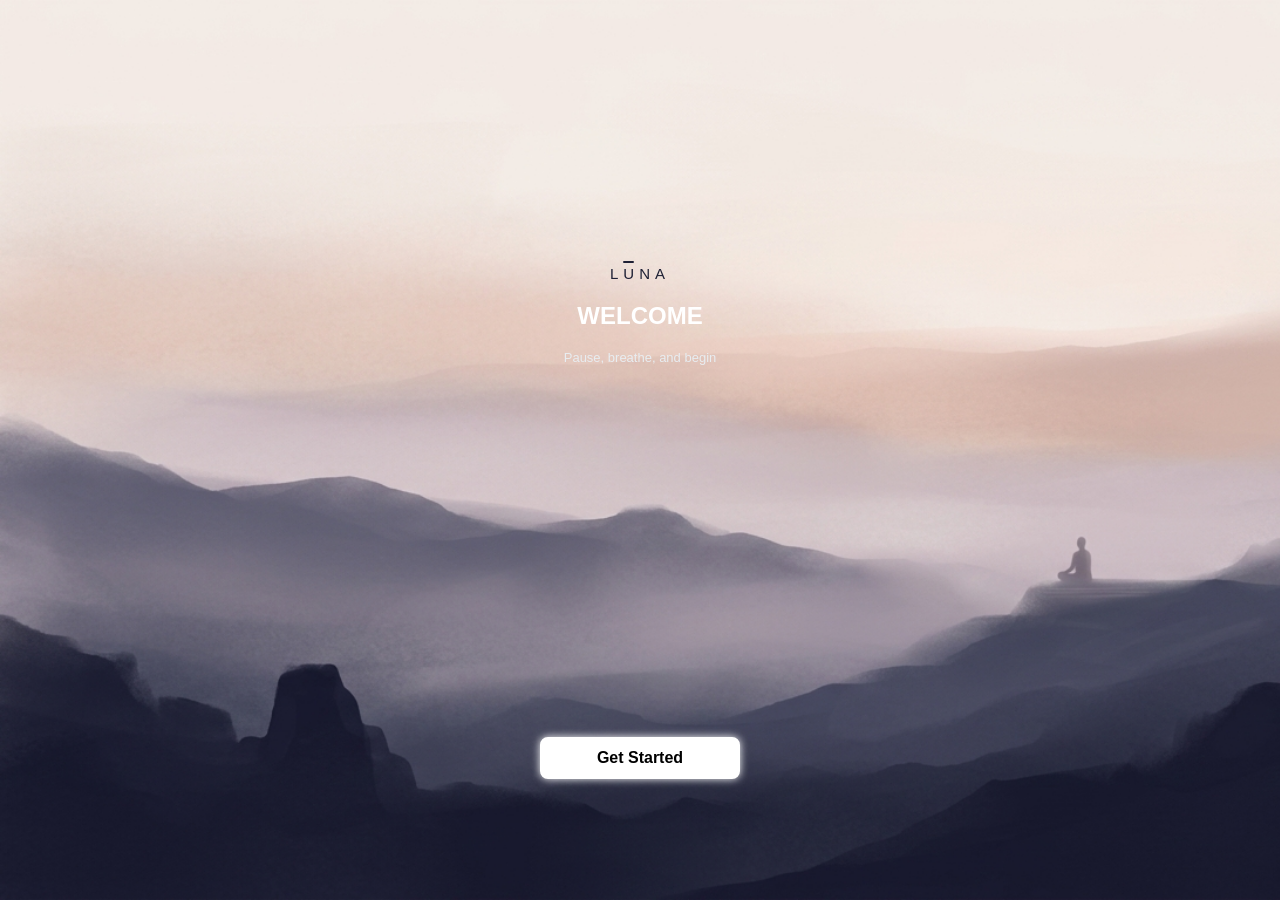
<file: FrontEnd/Index.html>
<!DOCTYPE html>
<html>
    <head>
        <meta charset="UTF-8">
        <meta name="viewport" content="width=device-width, initial-scale=1.0">
        <title>Luna</title>
        <link href="./css/GetStart.css" rel="stylesheet" type="text/css">
    </head>
    <body>
        <main class="container fade-in" >

            <section class="Welcome-text">
                <h1 class="title">L<span>U</span>NA</h1>
                <h2>WELCOME</h2>
                <p>Pause, breathe, and begin</p>
            </section>
            

        </main>
        <section class="link-container fade-in" >
                <a href="home.html" class="link">Get Started</a>
        </section>
        
    </body>
</html>
</file>
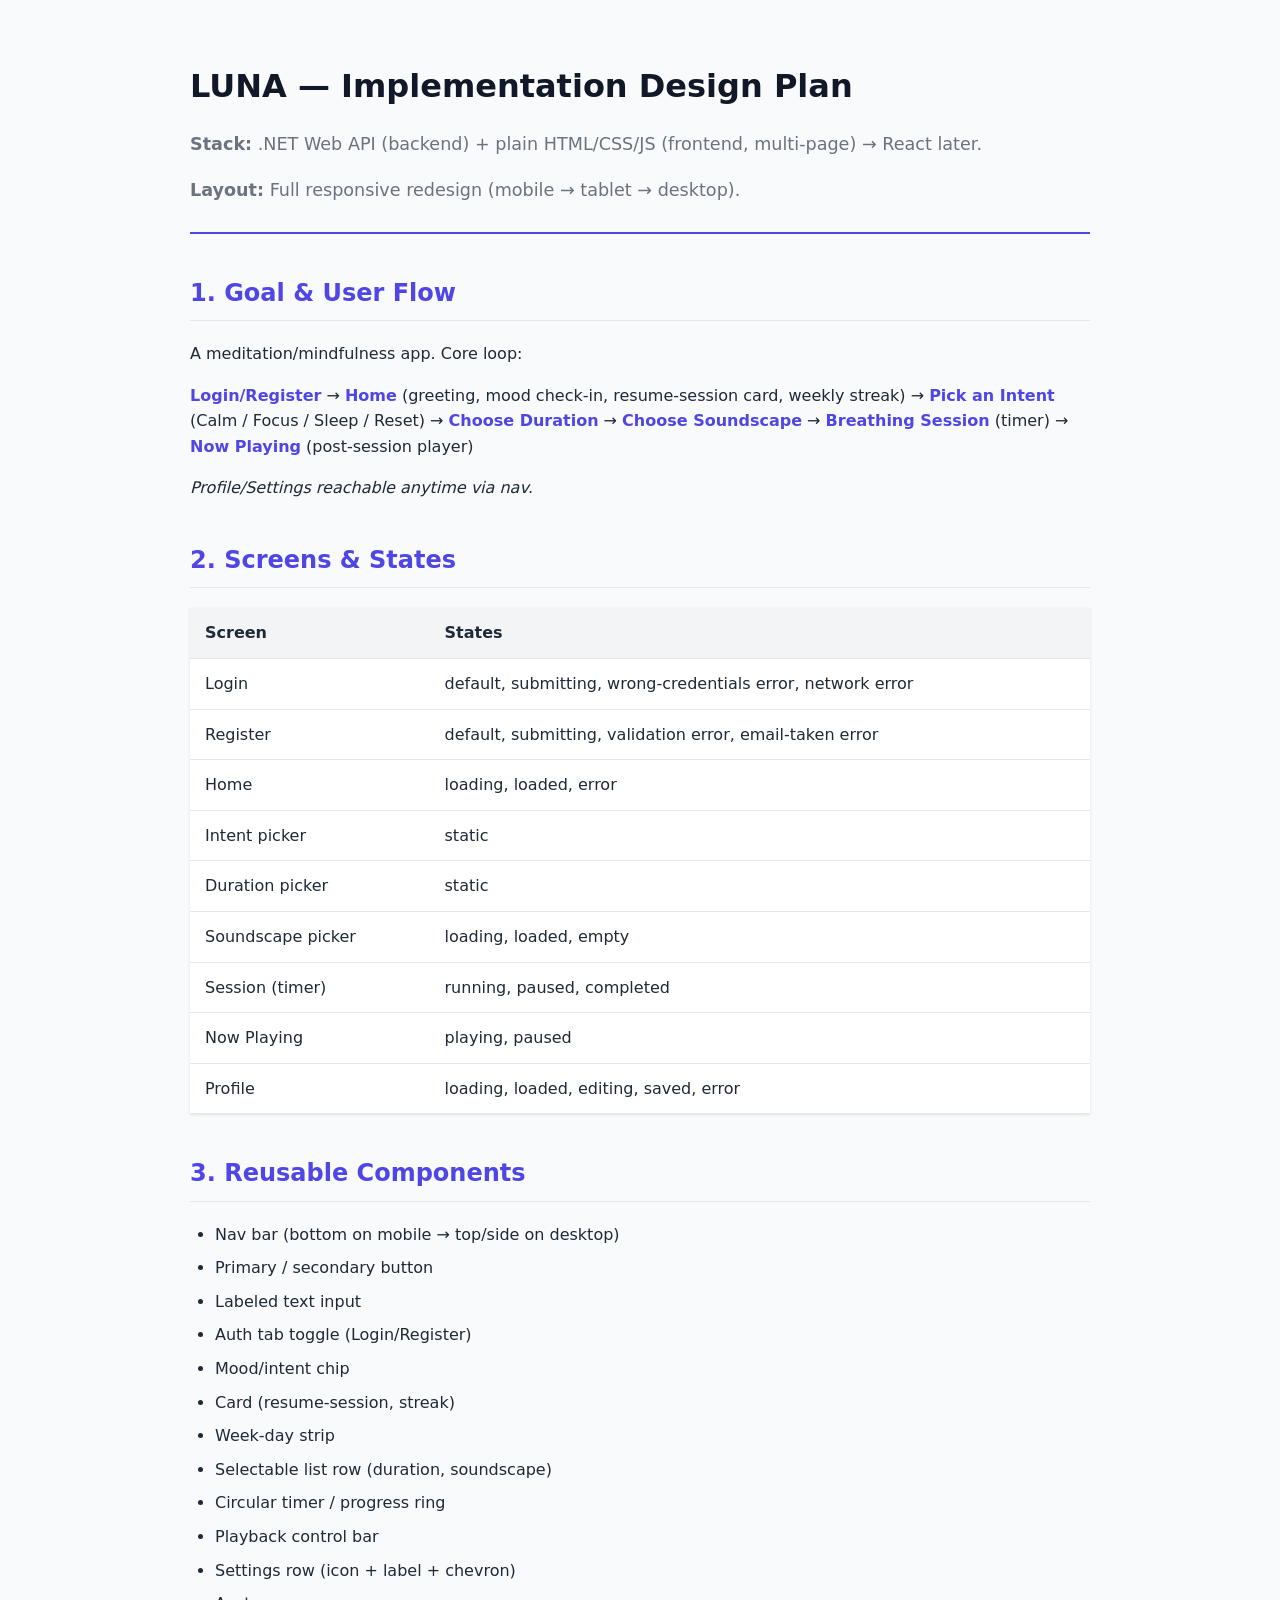
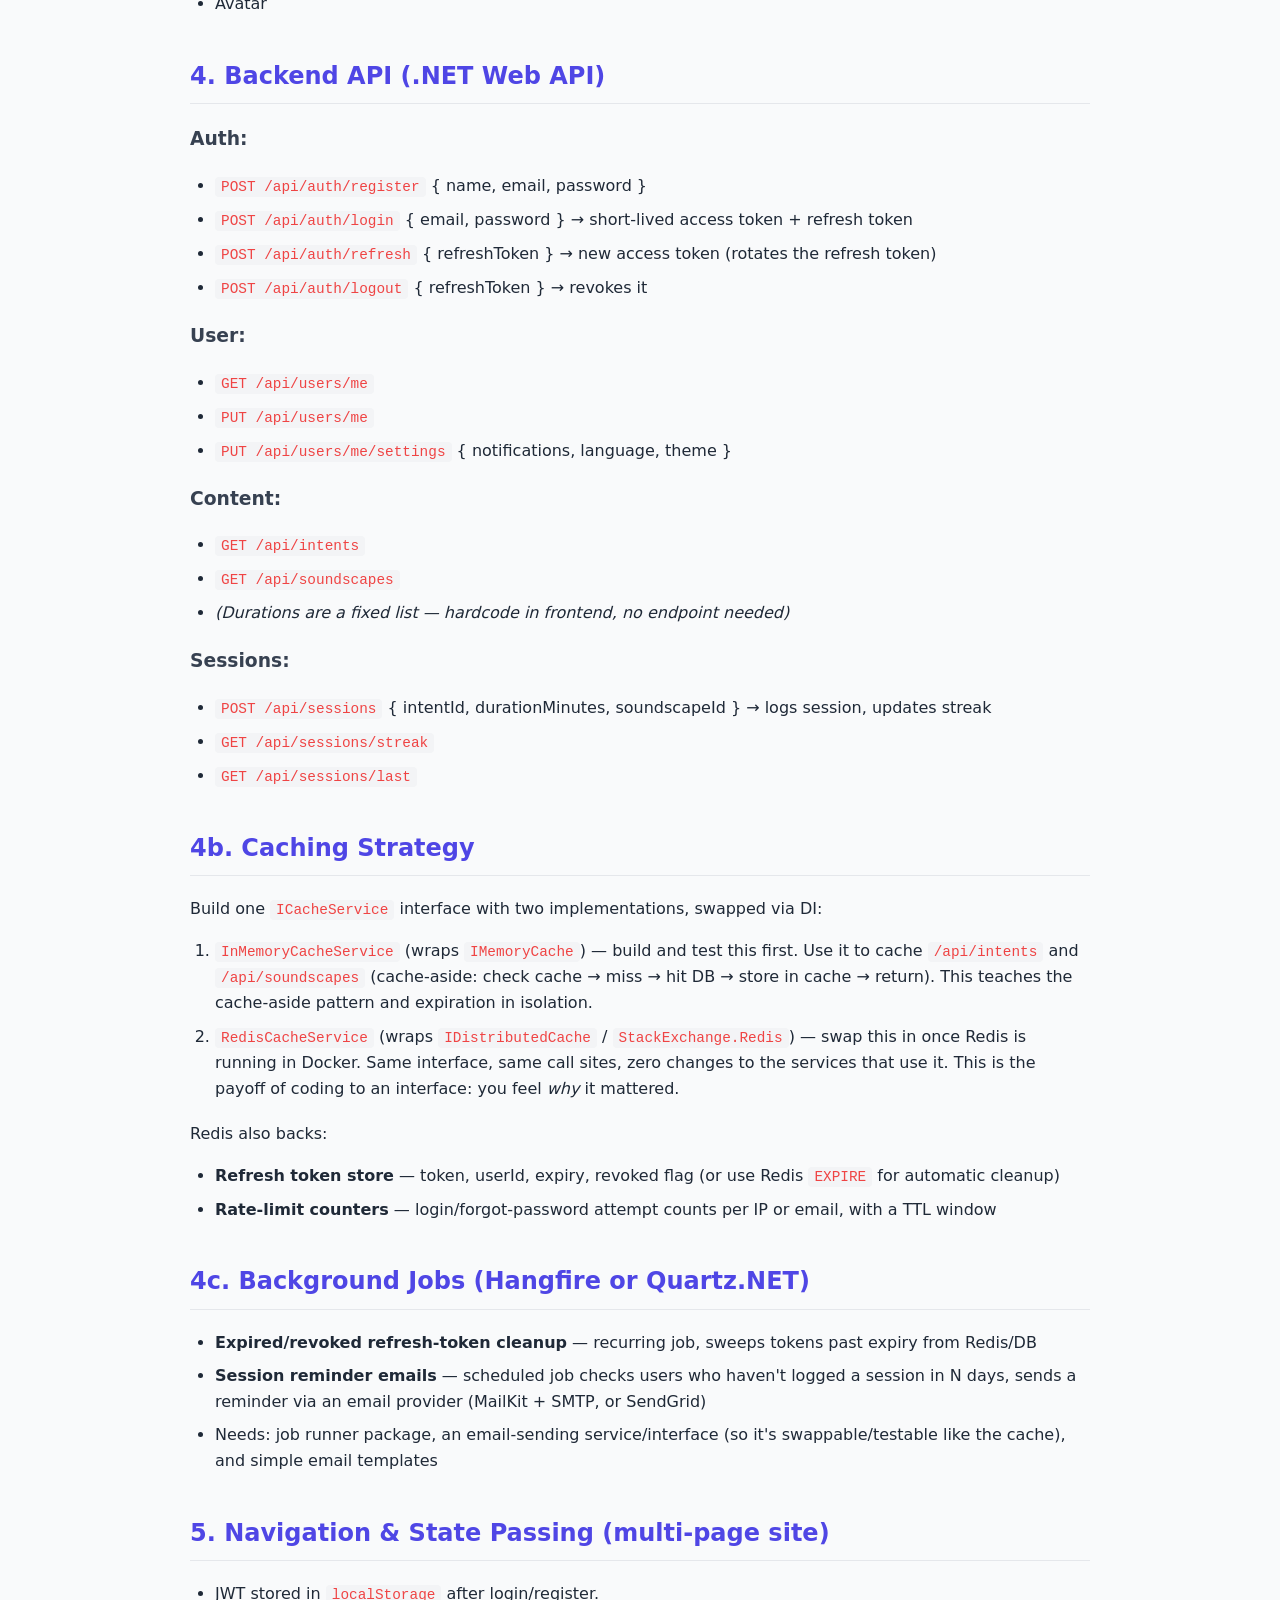
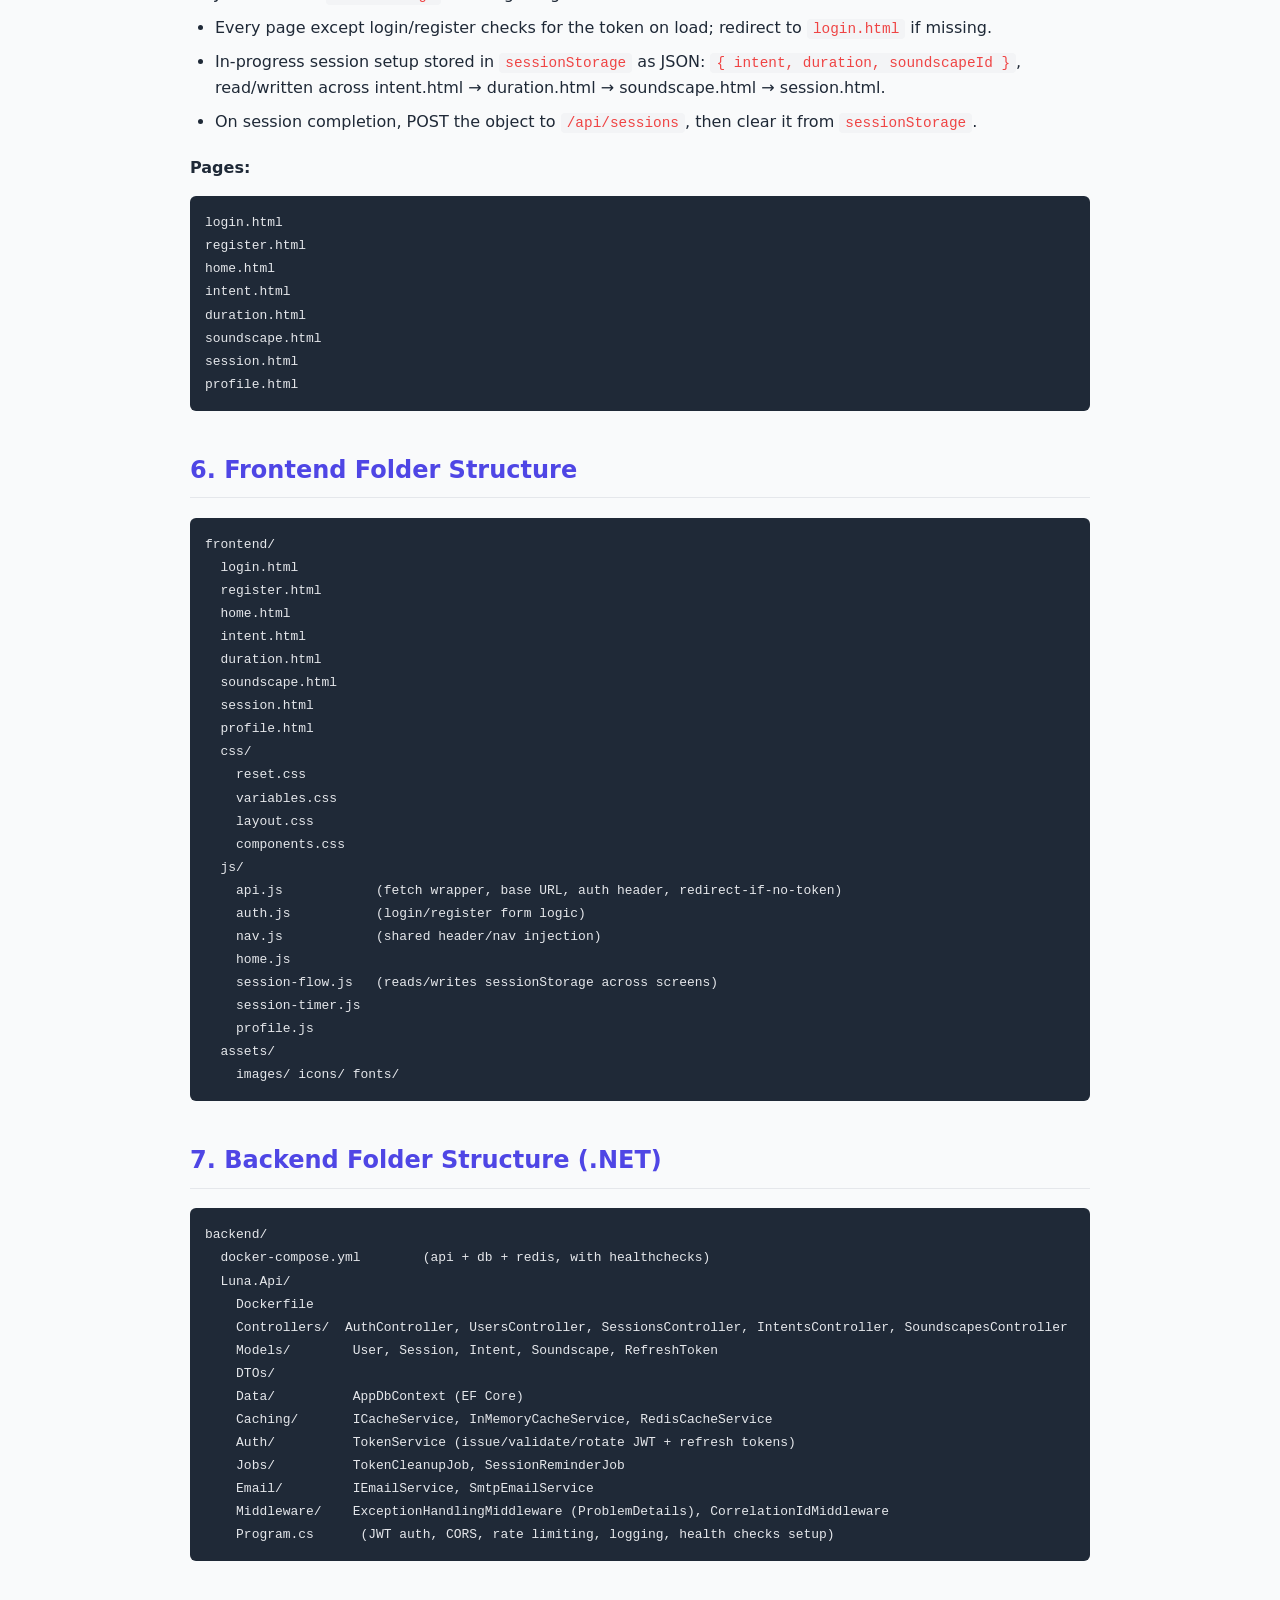
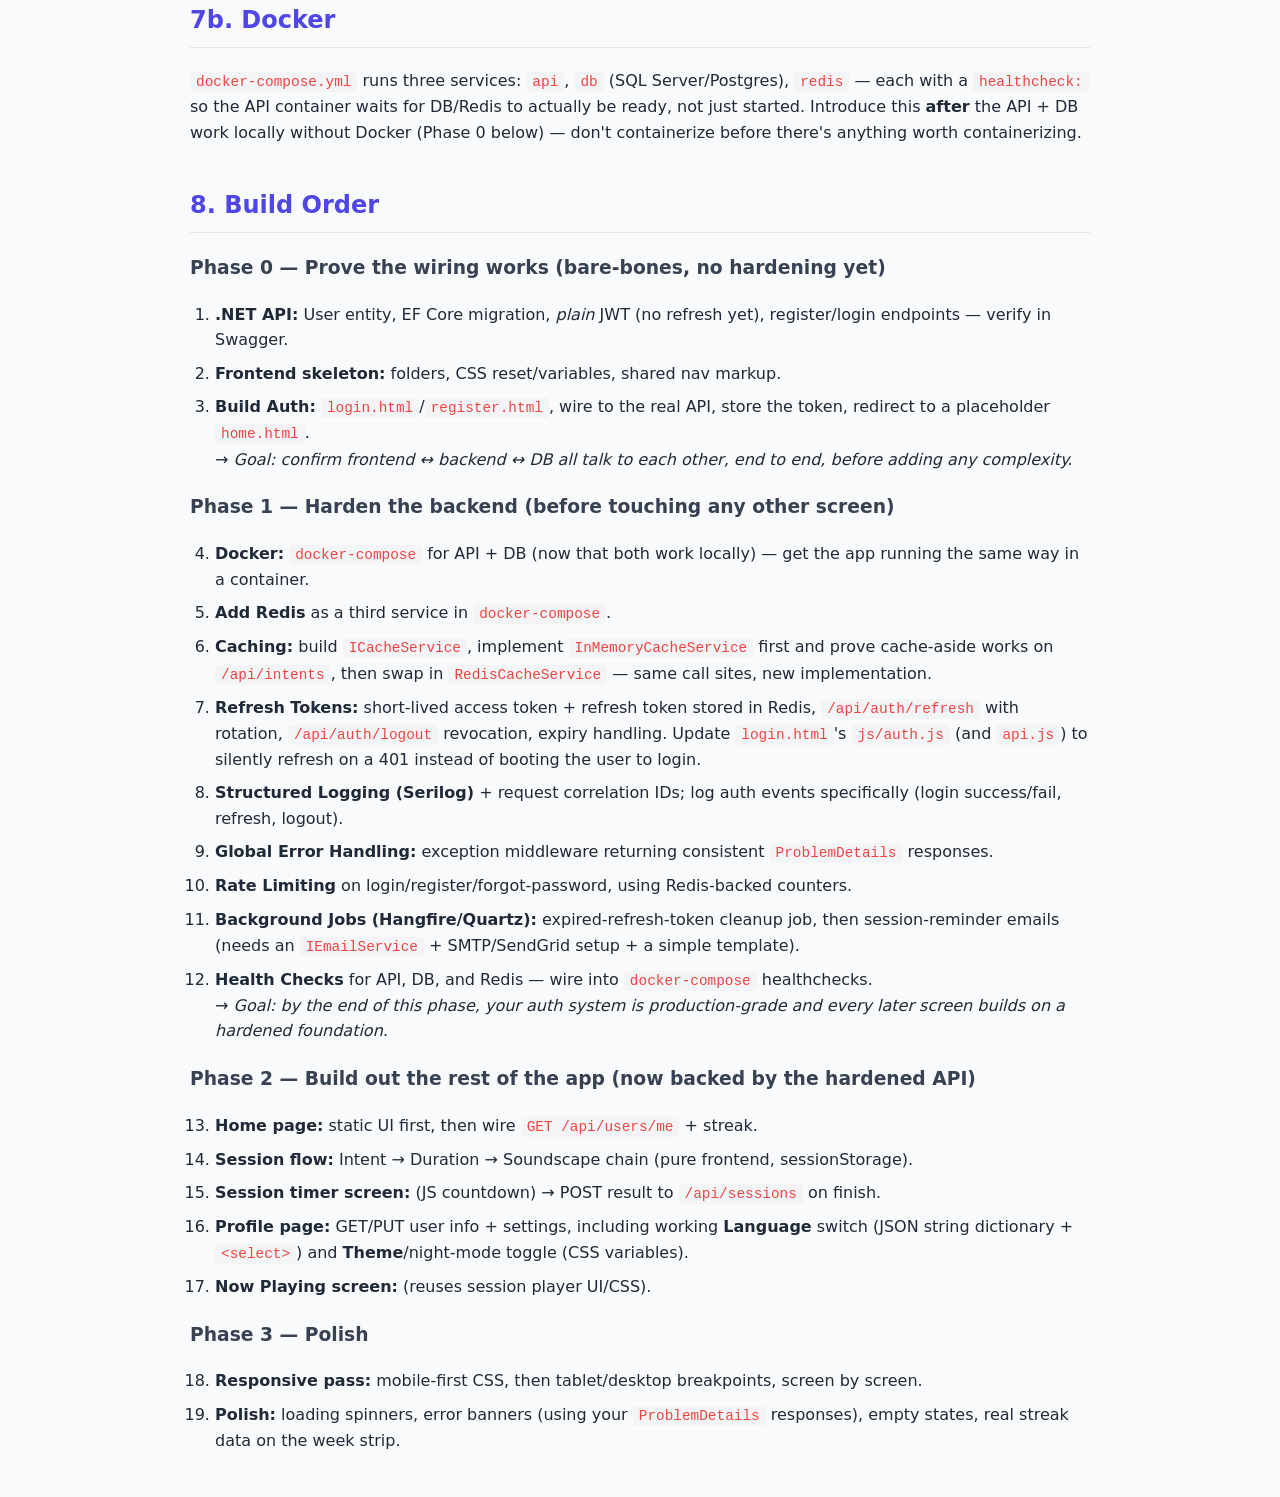
<file: LunaDesignPlan.html>
<!DOCTYPE html>
<html lang="en">
<head>
  <meta charset="UTF-8">
  <meta name="viewport" content="width=device-width, initial-scale=1.0">
  <title>LUNA — Implementation Design Plan</title>
  <style>
    :root {
      --primary: #4f46e5;
      --text: #1f2937;
      --bg: #f9fafb;
      --card-bg: #ffffff;
      --border: #e5e7eb;
    }
    body {
      font-family: system-ui, -apple-system, sans-serif;
      line-height: 1.6;
      color: var(--text);
      background-color: var(--bg);
      max-width: 900px;
      margin: 0 auto;
      padding: 40px 20px;
    }
    header {
      border-bottom: 2px solid var(--primary);
      margin-bottom: 30px;
      padding-bottom: 10px;
    }
    h1 { margin-bottom: 5px; color: #111827; }
    h2 { color: var(--primary); margin-top: 40px; border-bottom: 1px solid var(--border); padding-bottom: 8px; }
    h3 { margin-top: 20px; color: #374151; }
    
    .subtitle { color: #6b7280; font-size: 1.1rem; font-weight: 500; }
    
    table {
      width: 100%;
      border-collapse: collapse;
      margin: 20px 0;
      background: var(--card-bg);
      box-shadow: 0 1px 3px rgba(0,0,0,0.1);
    }
    th, td { padding: 12px 15px; text-align: left; border-bottom: 1px solid var(--border); }
    th { background-color: #f3f4f6; font-weight: 600; }
    
    pre {
      background: #1f2937;
      color: #e5e7eb;
      padding: 15px;
      border-radius: 6px;
      overflow-x: auto;
      font-size: 0.9rem;
    }
    code {
      font-family: ui-monospace, monospace;
      background: #f3f4f6;
      padding: 2px 6px;
      border-radius: 4px;
      color: #ef4444;
      font-size: 0.9em;
    }
    pre code { background: transparent; color: inherit; padding: 0; }
    
    ul, ol { margin-bottom: 20px; padding-left: 25px; }
    li { margin-bottom: 8px; }
    
    .flow-step { font-weight: 600; color: var(--primary); }
  </style>
</head>
<body>

  <header>
    <h1>LUNA — Implementation Design Plan</h1>
    <p class="subtitle"><strong>Stack:</strong> .NET Web API (backend) + plain HTML/CSS/JS (frontend, multi-page) → React later.</p>
    <p class="subtitle"><strong>Layout:</strong> Full responsive redesign (mobile → tablet → desktop).</p>
  </header>

  <main>
    <section>
      <h2>1. Goal & User Flow</h2>
      <p>A meditation/mindfulness app. Core loop:</p>
      <p>
        <span class="flow-step">Login/Register</span> &rarr; 
        <span class="flow-step">Home</span> (greeting, mood check-in, resume-session card, weekly streak) &rarr; 
        <span class="flow-step">Pick an Intent</span> (Calm / Focus / Sleep / Reset) &rarr; 
        <span class="flow-step">Choose Duration</span> &rarr; 
        <span class="flow-step">Choose Soundscape</span> &rarr; 
        <span class="flow-step">Breathing Session</span> (timer) &rarr; 
        <span class="flow-step">Now Playing</span> (post-session player)
      </p>
      <p><em>Profile/Settings reachable anytime via nav.</em></p>
    </section>

    <section>
      <h2>2. Screens & States</h2>
      <table>
        <thead>
          <tr>
            <th>Screen</th>
            <th>States</th>
          </tr>
        </thead>
        <tbody>
          <tr><td>Login</td><td>default, submitting, wrong-credentials error, network error</td></tr>
          <tr><td>Register</td><td>default, submitting, validation error, email-taken error</td></tr>
          <tr><td>Home</td><td>loading, loaded, error</td></tr>
          <tr><td>Intent picker</td><td>static</td></tr>
          <tr><td>Duration picker</td><td>static</td></tr>
          <tr><td>Soundscape picker</td><td>loading, loaded, empty</td></tr>
          <tr><td>Session (timer)</td><td>running, paused, completed</td></tr>
          <tr><td>Now Playing</td><td>playing, paused</td></tr>
          <tr><td>Profile</td><td>loading, loaded, editing, saved, error</td></tr>
        </tbody>
      </table>
    </section>

    <section>
      <h2>3. Reusable Components</h2>
      <ul>
        <li>Nav bar (bottom on mobile &rarr; top/side on desktop)</li>
        <li>Primary / secondary button</li>
        <li>Labeled text input</li>
        <li>Auth tab toggle (Login/Register)</li>
        <li>Mood/intent chip</li>
        <li>Card (resume-session, streak)</li>
        <li>Week-day strip</li>
        <li>Selectable list row (duration, soundscape)</li>
        <li>Circular timer / progress ring</li>
        <li>Playback control bar</li>
        <li>Settings row (icon + label + chevron)</li>
        <li>Avatar</li>
      </ul>
    </section>

    <section>
      <h2>4. Backend API (.NET Web API)</h2>
      
      <h3>Auth:</h3>
      <ul>
        <li><code>POST /api/auth/register</code> { name, email, password }</li>
        <li><code>POST /api/auth/login</code> { email, password } &rarr; short-lived access token + refresh token</li>
        <li><code>POST /api/auth/refresh</code> { refreshToken } &rarr; new access token (rotates the refresh token)</li>
        <li><code>POST /api/auth/logout</code> { refreshToken } &rarr; revokes it</li>
      </ul>

      <h3>User:</h3>
      <ul>
        <li><code>GET /api/users/me</code></li>
        <li><code>PUT /api/users/me</code></li>
        <li><code>PUT /api/users/me/settings</code> { notifications, language, theme }</li>
      </ul>

      <h3>Content:</h3>
      <ul>
        <li><code>GET /api/intents</code></li>
        <li><code>GET /api/soundscapes</code></li>
        <li><em>(Durations are a fixed list — hardcode in frontend, no endpoint needed)</em></li>
      </ul>

      <h3>Sessions:</h3>
      <ul>
        <li><code>POST /api/sessions</code> { intentId, durationMinutes, soundscapeId } &rarr; logs session, updates streak</li>
        <li><code>GET /api/sessions/streak</code></li>
        <li><code>GET /api/sessions/last</code></li>
      </ul>
    </section>

    <section>
      <h2>4b. Caching Strategy</h2>
      <p>Build one <code>ICacheService</code> interface with two implementations, swapped via DI:</p>
      <ol>
        <li><code>InMemoryCacheService</code> (wraps <code>IMemoryCache</code>) — build and test this first. Use it to cache <code>/api/intents</code> and <code>/api/soundscapes</code> (cache-aside: check cache &rarr; miss &rarr; hit DB &rarr; store in cache &rarr; return). This teaches the cache-aside pattern and expiration in isolation.</li>
        <li><code>RedisCacheService</code> (wraps <code>IDistributedCache</code> / <code>StackExchange.Redis</code>) — swap this in once Redis is running in Docker. Same interface, same call sites, zero changes to the services that use it. This is the payoff of coding to an interface: you feel <em>why</em> it mattered.</li>
      </ol>
      <p>Redis also backs:</p>
      <ul>
        <li><strong>Refresh token store</strong> — token, userId, expiry, revoked flag (or use Redis <code>EXPIRE</code> for automatic cleanup)</li>
        <li><strong>Rate-limit counters</strong> — login/forgot-password attempt counts per IP or email, with a TTL window</li>
      </ul>
    </section>

    <section>
      <h2>4c. Background Jobs (Hangfire or Quartz.NET)</h2>
      <ul>
        <li><strong>Expired/revoked refresh-token cleanup</strong> — recurring job, sweeps tokens past expiry from Redis/DB</li>
        <li><strong>Session reminder emails</strong> — scheduled job checks users who haven't logged a session in N days, sends a reminder via an email provider (MailKit + SMTP, or SendGrid)</li>
        <li>Needs: job runner package, an email-sending service/interface (so it's swappable/testable like the cache), and simple email templates</li>
      </ul>
    </section>

    <section>
      <h2>5. Navigation & State Passing (multi-page site)</h2>
      <ul>
        <li>JWT stored in <code>localStorage</code> after login/register.</li>
        <li>Every page except login/register checks for the token on load; redirect to <code>login.html</code> if missing.</li>
        <li>In-progress session setup stored in <code>sessionStorage</code> as JSON: <code>{ intent, duration, soundscapeId }</code>, read/written across intent.html &rarr; duration.html &rarr; soundscape.html &rarr; session.html.</li>
        <li>On session completion, POST the object to <code>/api/sessions</code>, then clear it from <code>sessionStorage</code>.</li>
      </ul>
      <p><strong>Pages:</strong></p>
<pre><code>login.html
register.html
home.html
intent.html
duration.html
soundscape.html
session.html
profile.html</code></pre>
    </section>

    <section>
      <h2>6. Frontend Folder Structure</h2>
<pre><code>frontend/
  login.html
  register.html
  home.html
  intent.html
  duration.html
  soundscape.html
  session.html
  profile.html
  css/
    reset.css
    variables.css
    layout.css
    components.css
  js/
    api.js            (fetch wrapper, base URL, auth header, redirect-if-no-token)
    auth.js           (login/register form logic)
    nav.js            (shared header/nav injection)
    home.js
    session-flow.js   (reads/writes sessionStorage across screens)
    session-timer.js
    profile.js
  assets/
    images/ icons/ fonts/</code></pre>
    </section>

    <section>
      <h2>7. Backend Folder Structure (.NET)</h2>
<pre><code>backend/
  docker-compose.yml        (api + db + redis, with healthchecks)
  Luna.Api/
    Dockerfile
    Controllers/  AuthController, UsersController, SessionsController, IntentsController, SoundscapesController
    Models/        User, Session, Intent, Soundscape, RefreshToken
    DTOs/
    Data/          AppDbContext (EF Core)
    Caching/       ICacheService, InMemoryCacheService, RedisCacheService
    Auth/          TokenService (issue/validate/rotate JWT + refresh tokens)
    Jobs/          TokenCleanupJob, SessionReminderJob
    Email/         IEmailService, SmtpEmailService
    Middleware/    ExceptionHandlingMiddleware (ProblemDetails), CorrelationIdMiddleware
    Program.cs      (JWT auth, CORS, rate limiting, logging, health checks setup)</code></pre>
    </section>

    <section>
      <h2>7b. Docker</h2>
      <p><code>docker-compose.yml</code> runs three services: <code>api</code>, <code>db</code> (SQL Server/Postgres), <code>redis</code> — each with a <code>healthcheck:</code> so the API container waits for DB/Redis to actually be ready, not just started. Introduce this <strong>after</strong> the API + DB work locally without Docker (Phase 0 below) — don't containerize before there's anything worth containerizing.</p>
    </section>

    <section>
      <h2>8. Build Order</h2>
      
      <h3>Phase 0 — Prove the wiring works (bare-bones, no hardening yet)</h3>
      <ol>
        <li><strong>.NET API:</strong> User entity, EF Core migration, <em>plain</em> JWT (no refresh yet), register/login endpoints — verify in Swagger.</li>
        <li><strong>Frontend skeleton:</strong> folders, CSS reset/variables, shared nav markup.</li>
        <li><strong>Build Auth:</strong> <code>login.html</code>/<code>register.html</code>, wire to the real API, store the token, redirect to a placeholder <code>home.html</code>.<br>
        &rarr; <em>Goal: confirm frontend ↔ backend ↔ DB all talk to each other, end to end, before adding any complexity.</em></li>
      </ol>

      <h3>Phase 1 — Harden the backend (before touching any other screen)</h3>
      <ol start="4">
        <li><strong>Docker:</strong> <code>docker-compose</code> for API + DB (now that both work locally) — get the app running the same way in a container.</li>
        <li><strong>Add Redis</strong> as a third service in <code>docker-compose</code>.</li>
        <li><strong>Caching:</strong> build <code>ICacheService</code>, implement <code>InMemoryCacheService</code> first and prove cache-aside works on <code>/api/intents</code>, then swap in <code>RedisCacheService</code> — same call sites, new implementation.</li>
        <li><strong>Refresh Tokens:</strong> short-lived access token + refresh token stored in Redis, <code>/api/auth/refresh</code> with rotation, <code>/api/auth/logout</code> revocation, expiry handling. Update <code>login.html</code>'s <code>js/auth.js</code> (and <code>api.js</code>) to silently refresh on a 401 instead of booting the user to login.</li>
        <li><strong>Structured Logging (Serilog)</strong> + request correlation IDs; log auth events specifically (login success/fail, refresh, logout).</li>
        <li><strong>Global Error Handling:</strong> exception middleware returning consistent <code>ProblemDetails</code> responses.</li>
        <li><strong>Rate Limiting</strong> on login/register/forgot-password, using Redis-backed counters.</li>
        <li><strong>Background Jobs (Hangfire/Quartz):</strong> expired-refresh-token cleanup job, then session-reminder emails (needs an <code>IEmailService</code> + SMTP/SendGrid setup + a simple template).</li>
        <li><strong>Health Checks</strong> for API, DB, and Redis — wire into <code>docker-compose</code> healthchecks.<br>
        &rarr; <em>Goal: by the end of this phase, your auth system is production-grade and every later screen builds on a hardened foundation.</em></li>
      </ol>

      <h3>Phase 2 — Build out the rest of the app (now backed by the hardened API)</h3>
      <ol start="13">
        <li><strong>Home page:</strong> static UI first, then wire <code>GET /api/users/me</code> + streak.</li>
        <li><strong>Session flow:</strong> Intent &rarr; Duration &rarr; Soundscape chain (pure frontend, sessionStorage).</li>
        <li><strong>Session timer screen:</strong> (JS countdown) &rarr; POST result to <code>/api/sessions</code> on finish.</li>
        <li><strong>Profile page:</strong> GET/PUT user info + settings, including working <strong>Language</strong> switch (JSON string dictionary + <code>&lt;select&gt;</code>) and <strong>Theme</strong>/night-mode toggle (CSS variables).</li>
        <li><strong>Now Playing screen:</strong> (reuses session player UI/CSS).</li>
      </ol>

      <h3>Phase 3 — Polish</h3>
      <ol start="18">
        <li><strong>Responsive pass:</strong> mobile-first CSS, then tablet/desktop breakpoints, screen by screen.</li>
        <li><strong>Polish:</strong> loading spinners, error banners (using your <code>ProblemDetails</code> responses), empty states, real streak data on the week strip.</li>
      </ol>
    </section>
  </main>

</body>
</html>
</file>
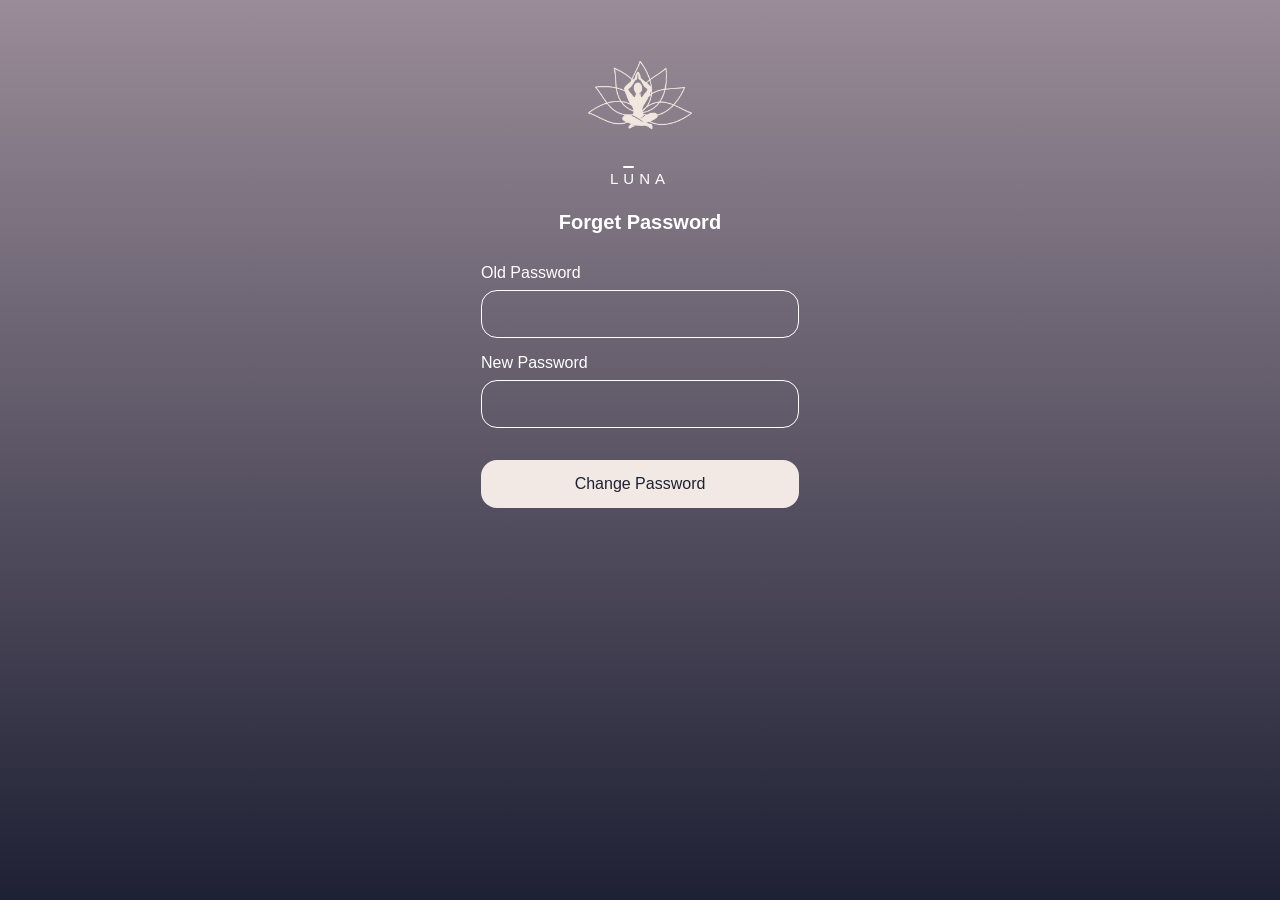
<file: FrontEnd/changePassword.html>
<!DOCTYPE html>
<html lang="en">

<head>
    <meta charset="UTF-8">

    <meta
        name="viewport"
        content="width=device-width, initial-scale=1.0"
    >

    <link href="./css/reset.css" rel="stylesheet">
    <link href="./css/variables.css" rel="stylesheet">
    <link href="./css/layout.css" rel="stylesheet">
    <link href="./css/component.css" rel="stylesheet">

    <title>Reset Password | Luna App</title>
</head>

<body>

    <main class="main-form-container">

        <!-- Logo -->
        <img
            src="./images/logo.png"
            alt="Luna App Logo"
            class="logo"
        >

        <h1 class="title">
            L<span>U</span>NA
        </h1>


        <h2 class="auth-title">
            Forget Password
        </h2>

       


        <!-- Reset Password Form -->
        <div class="form-container">

            <form
                action="#"
                method="post"
                id="change-password-form"
            >

            <!-- old Password -->
                <div class="form-group">

                    <label for="password">
                        Old Password
                    </label>

                    <input
                        type="password"
                        id="password"
                        name="password"
                        autocomplete="old-password"
                        required
                        class="btn"
                    >

                </div>

                <!-- New Password -->
                <div class="form-group">

                    <label for="password">
                        New Password
                    </label>

                    <input
                        type="password"
                        id="password"
                        name="newPassword"
                        autocomplete="new-password"
                        required
                        class="btn"
                    >

                </div>


              


                <button
                    type="submit"
                    class="submit-btn"
                >
                    Change Password
                </button>
                <p id="form-status" class="form-status" ></p>
            </form>

        </div>

    </main>
<script type="module" src="./src/pages/changePassword.js"></script>
</body>

</html>
</file>
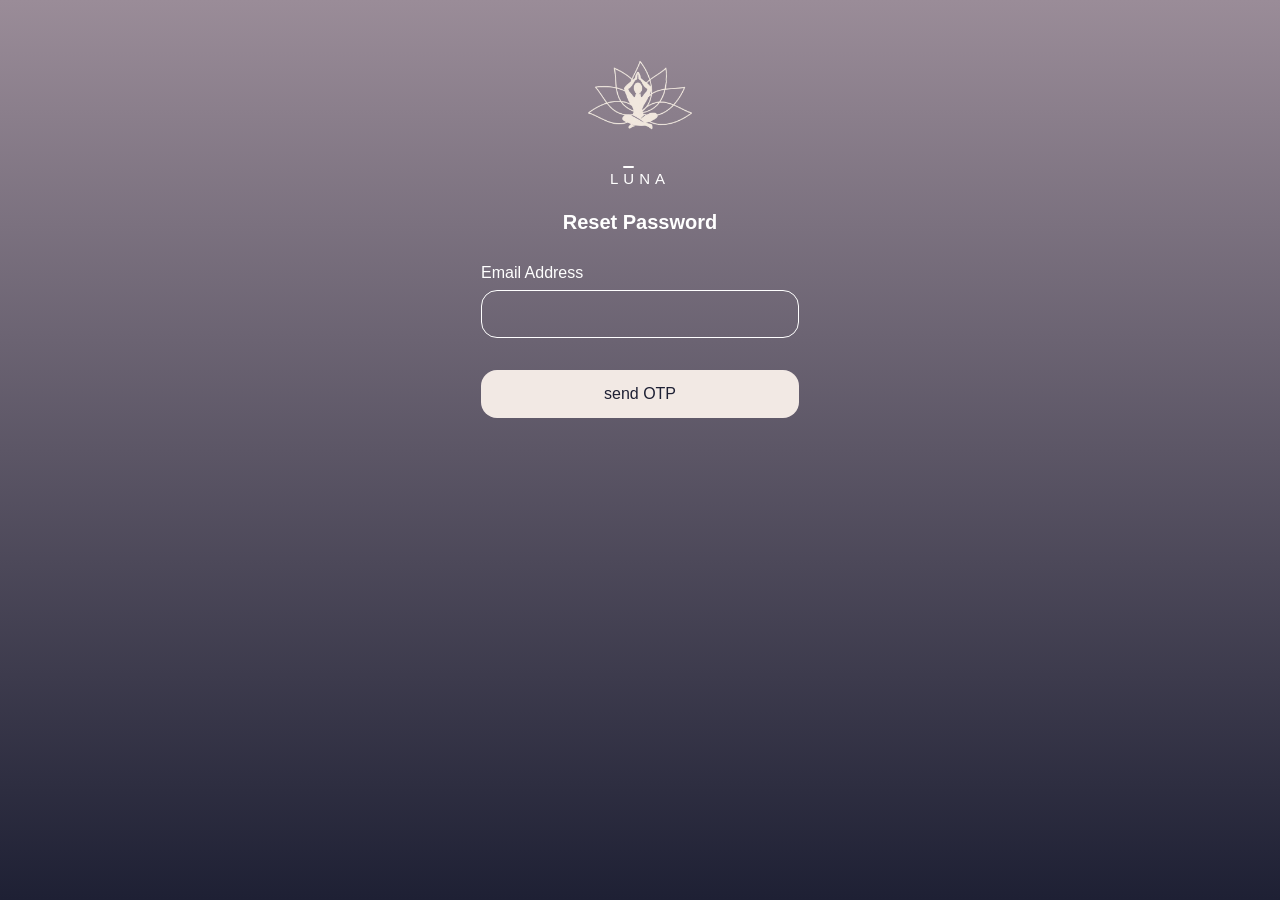
<file: FrontEnd/forgetPassword.html>
<!DOCTYPE html>
<html lang="en">

<head>
    <meta charset="UTF-8">

    <meta
        name="viewport"
        content="width=device-width, initial-scale=1.0"
    >

    <link href="./css/reset.css" rel="stylesheet">
    <link href="./css/variables.css" rel="stylesheet">
    <link href="./css/layout.css" rel="stylesheet">
    <link href="./css/component.css" rel="stylesheet">

    <title>Forget password | Luna App</title>
</head>

<body>

    <main class="main-form-container">

        <!-- Logo -->
        <img
            src="./images/logo.png"
            alt="Luna App Logo"
            class="logo"
        >

        <h1 class="title">
            L<span>U</span>NA
        </h1>


        <h2 class="auth-title">
            Reset Password
        </h2>

      
        
        <div class="form-container">

            <form
                action="#"
                method="post"
                
                id="forget-password-form"
            >

              

                <!-- Email -->
                <div class="form-group">

                    <label for="email">
                        Email Address
                    </label>

                    <input
                        type="email"
                        id="email"
                        name="email"
                        autocomplete="email"
                        required
                        class="btn"
                    >

                </div>


              

                <!-- Submit -->
                <button
                    type="submit"
                    class="submit-btn"
                >
                    send OTP
                </button>
                <p id="form-status" class="form-status" ></p>
            </form>

        </div>

    </main>
<script type="module" src="./src/pages/forgetPassword.js"></script>
</body>

</html>
</file>
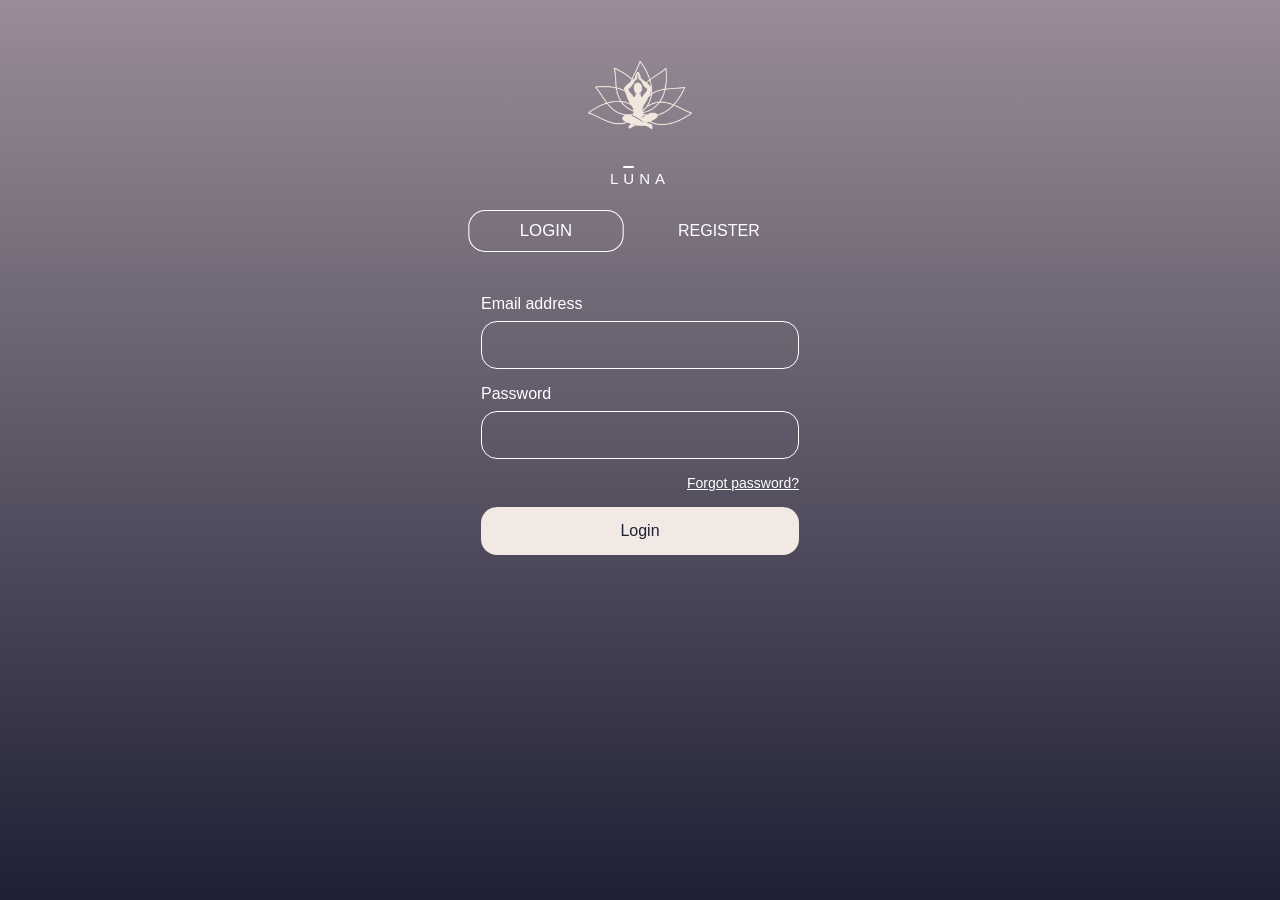
<file: FrontEnd/login.html>
<!DOCTYPE html>
<html lang="en">
<head>
	<meta charset="UTF-8">
	<meta name="viewport" content="width=device-width, initial-scale=1.0">
    <link href="./css/reset.css" rel="stylesheet">
    <link href="./css/variables.css" rel="stylesheet">
    <link href="./css/layout.css" rel="stylesheet">
    <link href="./css/component.css" rel="stylesheet">
	<title>Login | Luna App</title>
</head>
<body>
	<main class="main-form-container">
            <img src="./images/logo.png" alt="Luna App Logo" class="logo">
            <h1 class="title">L<span>U</span>NA</h1>
			<div class="btn-container">
                <a href="login.html" class="btn-a active">LOGIN</a>
                <a href="register.html" class="btn-a ">REGISTER</a>
            </div>
            <div id="form-container" class="form-container">
                <form  id="login-form">
				<div class="form-group">
					<label for="email">Email address</label>
					<input type="email" id="email" name="email" autocomplete="email" required class="btn">
				
                </div>

				<div class="form-group">
					<label for="password">Password</label>
					<input type="password" id="password" name="password" autocomplete="current-password" required class="btn">
				</div>

				<div>
					<a href="forgetPassword.html" class="forgot-password-link">Forgot password?</a>
				</div>

				<button type="submit" class="submit-btn">Login</button>

				<p id="form-status" class="form-status" ></p>
			</form>
            </div>
	</main>
	<script type="module" src="./src/pages/login.js"></script>
</body>
</html>
</file>
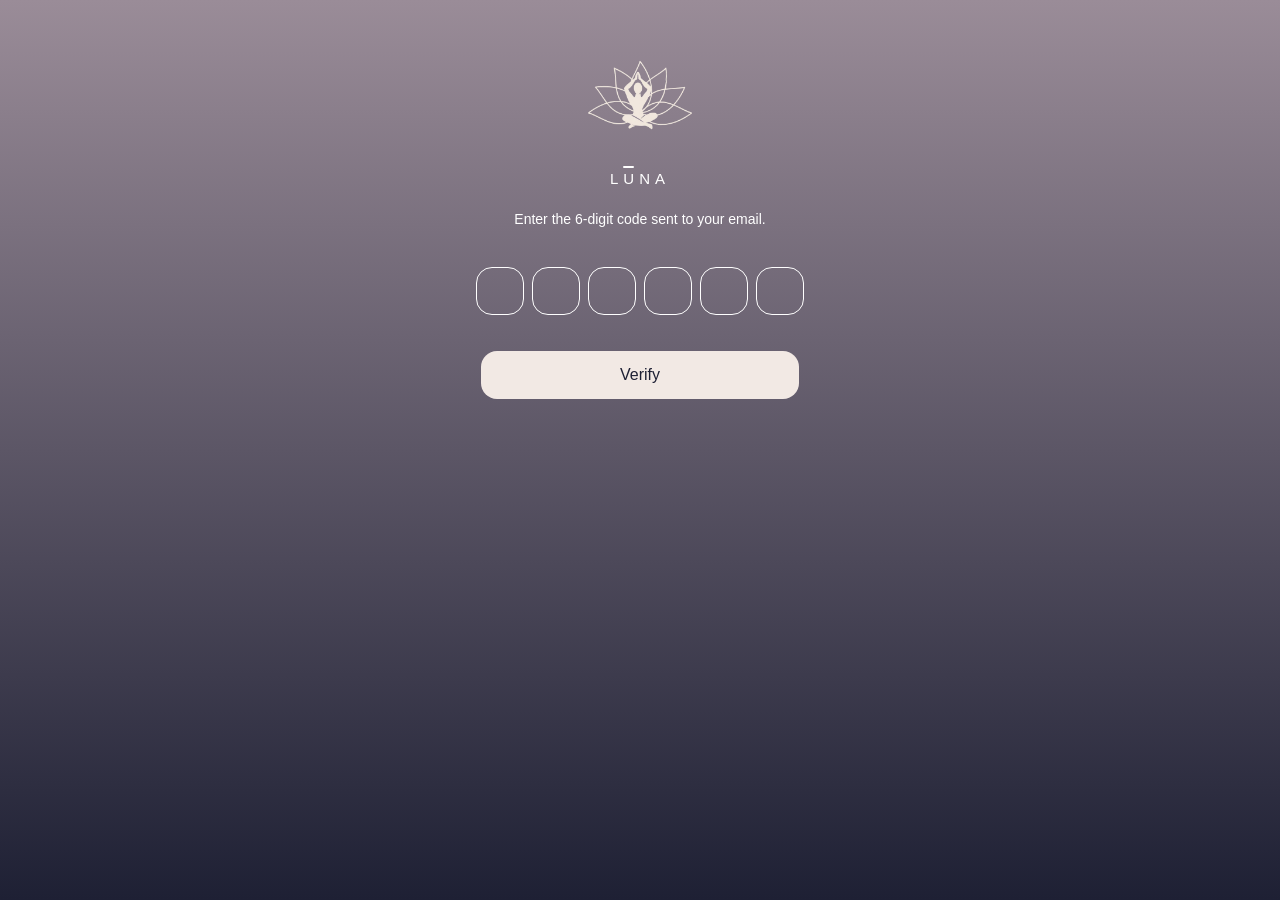
<file: FrontEnd/otp.html>
<!DOCTYPE html>
<html lang="en">

<head>
    <meta charset="UTF-8">

    <meta
        name="viewport"
        content="width=device-width, initial-scale=1.0"
    >

    <link href="./css/reset.css" rel="stylesheet">
    <link href="./css/variables.css" rel="stylesheet">
    <link href="./css/layout.css" rel="stylesheet">
    <link href="./css/component.css" rel="stylesheet">

    <title>Verify OTP | Luna App</title>
</head>

<body>

    <main class="main-form-container">

        <img
            src="./images/logo.png"
            alt="Luna App Logo"
            class="logo"
        >

        <h1 class="title">
            L<span>U</span>NA
        </h1>

        <p class="auth-description">
            Enter the 6-digit code sent to your email.
        </p>

        <div class="form-container">

            <form
                id="otp-form"
                method="post"
            >

                <div class="otp-container">

                    <input
                        type="text"
                        name="otp1"
                        maxlength="1"
                        inputmode="numeric"
                        pattern="[0-9]"
                        class="otp-input"
                        aria-label="OTP digit 1"
                        required
                    >

                    <input
                        type="text"
                        name="otp2"
                        maxlength="1"
                        inputmode="numeric"
                        pattern="[0-9]"
                        class="otp-input"
                        aria-label="OTP digit 2"
                        required
                    >

                    <input
                        type="text"
                        name="otp3"
                        maxlength="1"
                        inputmode="numeric"
                        pattern="[0-9]"
                        class="otp-input"
                        aria-label="OTP digit 3"
                        required
                    >

                    <input
                        type="text"
                        name="otp4"
                        maxlength="1"
                        inputmode="numeric"
                        pattern="[0-9]"
                        class="otp-input"
                        aria-label="OTP digit 4"
                        required
                    >

                    <input
                        type="text"
                        name="otp5"
                        maxlength="1"
                        inputmode="numeric"
                        pattern="[0-9]"
                        class="otp-input"
                        aria-label="OTP digit 5"
                        required
                    >

                    <input
                        type="text"
                        name="otp6"
                        maxlength="1"
                        inputmode="numeric"
                        pattern="[0-9]"
                        class="otp-input"
                        aria-label="OTP digit 6"
                        required
                    >

                </div>

                <button
                    type="submit"
                    class="submit-btn"
                >
                    Verify
                </button>

                <p
                    id="form-status"
                    class="form-status"
                ></p>

            </form>

        </div>

    </main>

    <script
        type="module"
        src="./src/pages/otp.js"
    ></script>

</body>

</html>
</file>
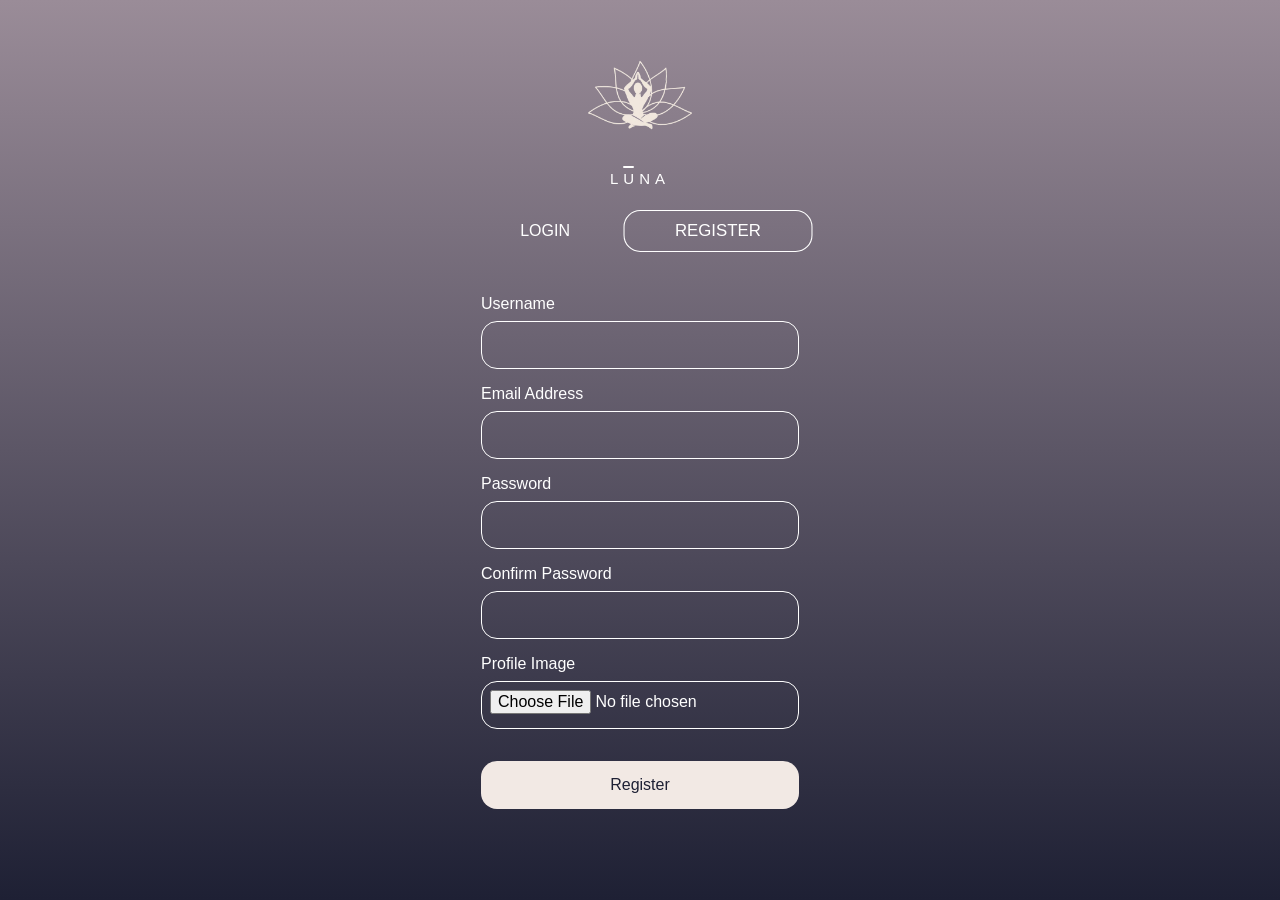
<file: FrontEnd/register.html>
<!DOCTYPE html>
<html lang="en">

<head>
    <meta charset="UTF-8">

    <meta
        name="viewport"
        content="width=device-width, initial-scale=1.0"
    >

    <link href="./css/reset.css" rel="stylesheet">
    <link href="./css/variables.css" rel="stylesheet">
    <link href="./css/layout.css" rel="stylesheet">
    <link href="./css/component.css" rel="stylesheet">

    <title>Register | Luna App</title>
</head>

<body>

    <main class="main-form-container">

        <!-- Logo -->
        <img
            src="./images/logo.png"
            alt="Luna App Logo"
            class="logo"
        >

        <h1 class="title">
            L<span>U</span>NA
        </h1>


        <!-- Login / Register -->
        <div class="btn-container">

            <a
                href="login.html"
                class="btn-a"
            >
                LOGIN
            </a>

            <a
                href="register.html"
                class="btn-a active"
            >
                REGISTER
            </a>

        </div>


        <!-- Register Form -->
        <div class="form-container">

            <form
                action="#"
                method="post"
                enctype="multipart/form-data"
                id="register-form"
            >

                <!-- Username -->
                <div class="form-group">

                    <label for="username">
                        Username
                    </label>

                    <input
                        type="text"
                        id="username"
                        name="username"
                        autocomplete="name"
                        required
                        class="btn"
                    >

                </div>


                <!-- Email -->
                <div class="form-group">

                    <label for="email">
                        Email Address
                    </label>

                    <input
                        type="email"
                        id="email"
                        name="email"
                        autocomplete="email"
                        required
                        class="btn"
                    >

                </div>


                <!-- Password -->
                <div class="form-group">

                    <label for="password">
                        Password
                    </label>

                    <input
                        type="password"
                        id="password"
                        name="password"
                        autocomplete="new-password"
                        required
                        class="btn"
                    >

                </div>


                <!-- Confirm Password -->
                <div class="form-group">

                    <label for="confirm-password">
                        Confirm Password
                    </label>

                    <input
                        type="password"
                        id="confirm-password"
                        name="confirmPassword"
                        autocomplete="new-password"
                        required
                        class="btn"
                    >

                </div>


                <!-- Profile Image -->
                <div class="form-group">

                    <label for="profile-image">
                        Profile Image
                    </label>

                    <input
                        type="file"
                        id="profile-image"
                        name="image"
                        accept="image/*"
                        class="btn"
                    >

                </div>


                <!-- Submit -->
                <button
                    type="submit"
                    class="submit-btn"
                >
                    Register
                </button>
                <p id="form-status" class="form-status" ></p>
            </form>

        </div>

    </main>
<script type="module" src="./src/pages/register.js"></script>
</body>

</html>
</file>
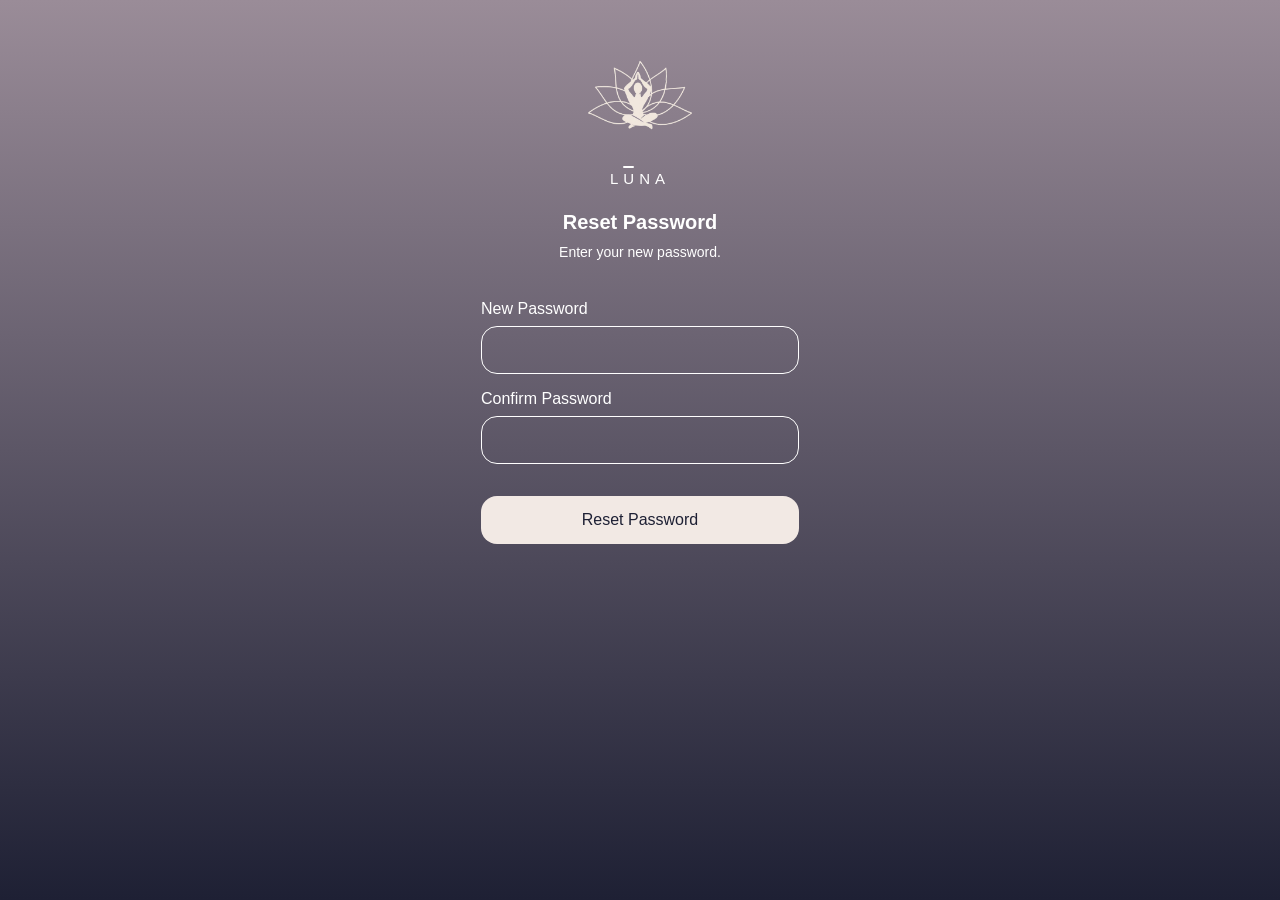
<file: FrontEnd/resetpassword.html>
<!DOCTYPE html>
<html lang="en">

<head>
    <meta charset="UTF-8">

    <meta
        name="viewport"
        content="width=device-width, initial-scale=1.0"
    >

    <link href="./css/reset.css" rel="stylesheet">
    <link href="./css/variables.css" rel="stylesheet">
    <link href="./css/layout.css" rel="stylesheet">
    <link href="./css/component.css" rel="stylesheet">

    <title>Reset Password | Luna App</title>
</head>

<body>

    <main class="main-form-container">

        <img
            src="./images/logo.png"
            alt="Luna App Logo"
            class="logo"
        >

        <h1 class="title">
            L<span>U</span>NA
        </h1>

        <h2 class="auth-title">
            Reset Password
        </h2>

        <p class="auth-description">
            Enter your new password.
        </p>

        <div class="form-container">

            <form
                id="reset-password-form"
                action="#"
                
            >

                <!-- New Password -->
                <div class="form-group">

                    <label for="new-password">
                        New Password
                    </label>

                    <input
                        type="password"
                        id="new-password"
                        name="Password"
                        autocomplete="new-password"
                        required
                        class="btn"
                    >

                </div>

                <!-- Confirm Password -->
                <div class="form-group">

                    <label for="confirm-password">
                        Confirm Password
                    </label>

                    <input
                        type="password"
                        id="confirm-password"
                        name="ConfirmPassword"
                        autocomplete="new-password"
                        required
                        class="btn"
                    >

                </div>

                <button
                    type="submit"
                    class="submit-btn"
                >
                    Reset Password
                </button>

                <p
                    id="form-status"
                    class="form-status"
                ></p>

            </form>

        </div>

    </main>

    <script
        type="module"
        src="../FrontEnd/src/pages/resetPassword.js"
    ></script>

</body>

</html>
</file>
<file: FrontEnd/css/GetStart.css>
*{
    box-sizing: border-box;
    margin: 0;
    padding: 0;
}
body{
    background-image: url(../images/GetStartedBackground.jpg);
    background-repeat: no-repeat;
    background-position: left;
    background-size:cover;
    min-height: 100vh;
    width: 100%;
    font-family: Arial, Helvetica, sans-serif;
}
:root{
    --primary-color: #1E2034;
    --secondary-color: #9A8C98;
    --surface-color: #F2E9E4;
}
.container{
    display: flex;
    width: 100%;
    height: 70vh;
    margin: 0 auto;
    text-align: center;
    align-items: center;
    justify-content:center;
    flex-direction: column;
    color: white;
}
h2{
    margin: 20px;
}
.title{
    letter-spacing: 5px;
    color:var(--primary-color);
    font-size: 15px;
    font-weight: 100;
}

.title span {
    position: relative;
    
}

.title span::before {
    content: '';
    position: absolute;
    top: -4px;
    left: 0;
    width: 70%;
    height: 1.5px;
    background-color: var(--primary-color); /* or any color you prefer */
    border-radius: 2px;
}
p{
    color: #e8edf1;
    font-size: 13px;
}
.link{
    width: 200px;
    padding: 10px;
    margin: 10px;
    margin-bottom: 25px;
    border: 2px solid white;
    border-radius: 8px;
    box-shadow: 0 0px 8px rgba(255, 255, 255, 1);
    cursor: pointer;
    font-weight: bold;
    text-decoration: none;
    text-align: center;
    background-color: white;
    color: black;
    transition: transform 0.6s ease;
}

.link-container{
    display: flex;
    justify-content: center;
    align-items: center;
    height: 30vh;
}
.link:hover{
    transform: scale(1.1);
}

.fade-in{
    animation: fadeIn 1s ease-out 0.5s both;
}

@keyframes fadeIn{
    0%{
        opacity: 0;
    }
    100%{
        opacity: 1;
    }
}

@media (max-width: 768px) {
 body{
    background-position: 73% 30%;
    animation: backgroundTranslation 1s ease-out 0.5s forwards;
 }   
.link-container{
    margin: 0 auto;
    width: 90%;
}

.link{
    width: 100%;
}

 @keyframes backgroundTranslation {
    0%{
        background-position: 0% 30%;
    }
    100%{
        background-position: 73% 30%;
    }
 }
}
</file>
<file: FrontEnd/css/variables.css>
:root {
    --primary-color: #1E2034;
    --secondary-color: #9A8C98;
    --surface-color: #F2E9E4;

    --text-color: #FFFFFF;

    --border-radius: 16px;

    --spacing-sm: 8px;
    --spacing-md: 16px;
    --spacing-lg: 24px;
}
</file>
<file: FrontEnd/css/layout.css>
body {
    min-height: 100vh;
    width: 100%;

    display: flex;
    justify-content: center;

    background: linear-gradient(
        180deg,
        var(--secondary-color) 0%,
        var(--primary-color) 100%
    );

    font-family: Arial, Helvetica, sans-serif;
}

.main-form-container {
    width: calc(100% - 32px);
    max-width: 358px;

    display: flex;
    flex-direction: column;
    align-items: center;

    padding: 20px 0;
}
</file>
<file: FrontEnd/css/component.css>
.form-group{
     width: 100%;

    display: flex;
    flex-direction: column;

    gap: var(--spacing-sm);

    margin-bottom: var(--spacing-md);
    
}

.form-group label{
    color: var(--text-color);
}

.btn{
    width: 100%;
    height: 48px;
    padding: 8px;
    border: 1px solid var(--text-color);
    border-radius: var(--border-radius);
    color: var(--text-color);
    font-size: 16px;
    background: transparent;
    
}

.forgot-password-link{
    display: block;

    width: 100%;

    color: var(--text-color);

    text-align: right;

    font-size: 14px;
}

.submit-btn{
   width: 100%;
    height: 48px;

    padding: 8px;

    margin-top: var(--spacing-md);

    border: none;
    border-radius: var(--border-radius);

    background-color: var(--surface-color);
    color: var(--primary-color);

    font-size: 16px;

    cursor: pointer;
}

.btn-a{
    text-decoration: none;
    color: var(--text-color);
    padding: 10px 48px;
    transition: transform 0.3s ease;
    white-space: nowrap;
    margin: 0 5px;
}
.btn-a.active{
    border: 1px solid var(--text-color);
    transform: scale(1.05);
    border-radius: var(--border-radius);
}
.btn-container{
     /* width: 100%;
    height: 42px; */
    display: flex;
    justify-content: space-between;
    align-items: center;
    margin-bottom: var(--spacing-lg);
}

.form-container{
    display: flex;
    flex-direction: column;
    align-items: center;
    justify-content: center;
    width: 100%;
    max-width: 400px;
    padding: 20px;
}

.form-container form {
    width: 100%;
}
.title{
    width: 100%;

    text-align: center;
    letter-spacing: 5px;
    color: var(--text-color);
    font-size: 15px;
    font-weight: 100;
    margin-bottom:  var(--spacing-lg);
}

.title span {
    position: relative;
    
}

.title span::before {
    content: '';
    position: absolute;
    top: -4px;
    left: 0;
    width: 70%;
    height: 1.5px;
    background-color: var(--text-color);
    border-radius: 2px;
}


.logo{
    width: 150px;
    height: 141;
}

.auth-title {
    color: var(--text-color);
    font-size: 20px;
    margin-bottom: 10px;
    text-align: center;
}

.auth-description {
    color: var(--text-color);
    font-size: 14px;
    text-align: center;
    margin-bottom: 20px;
}

.otp-container {
    display: flex;
    justify-content: center;
    gap: 8px;
    margin-bottom: 20px;
}

.otp-input {
    width: 48px;
    height: 48px;

    border: 1px solid var(--text-color);
    border-radius: var(--border-radius);

    background: transparent;

    color: var(--text-color);

    font-size: 20px;
    text-align: center;
}
.form-status{
    color: white;
    margin-top: 10px;
    text-align: center;
}


@media (max-width: 360px) {

    .otp-container {
        gap: 5px;
    }

    .otp-input {
        width: 42px;
        height: 45px;
    }

    .btn-a {
        padding: 10px 32px;
    }
}
</file>
